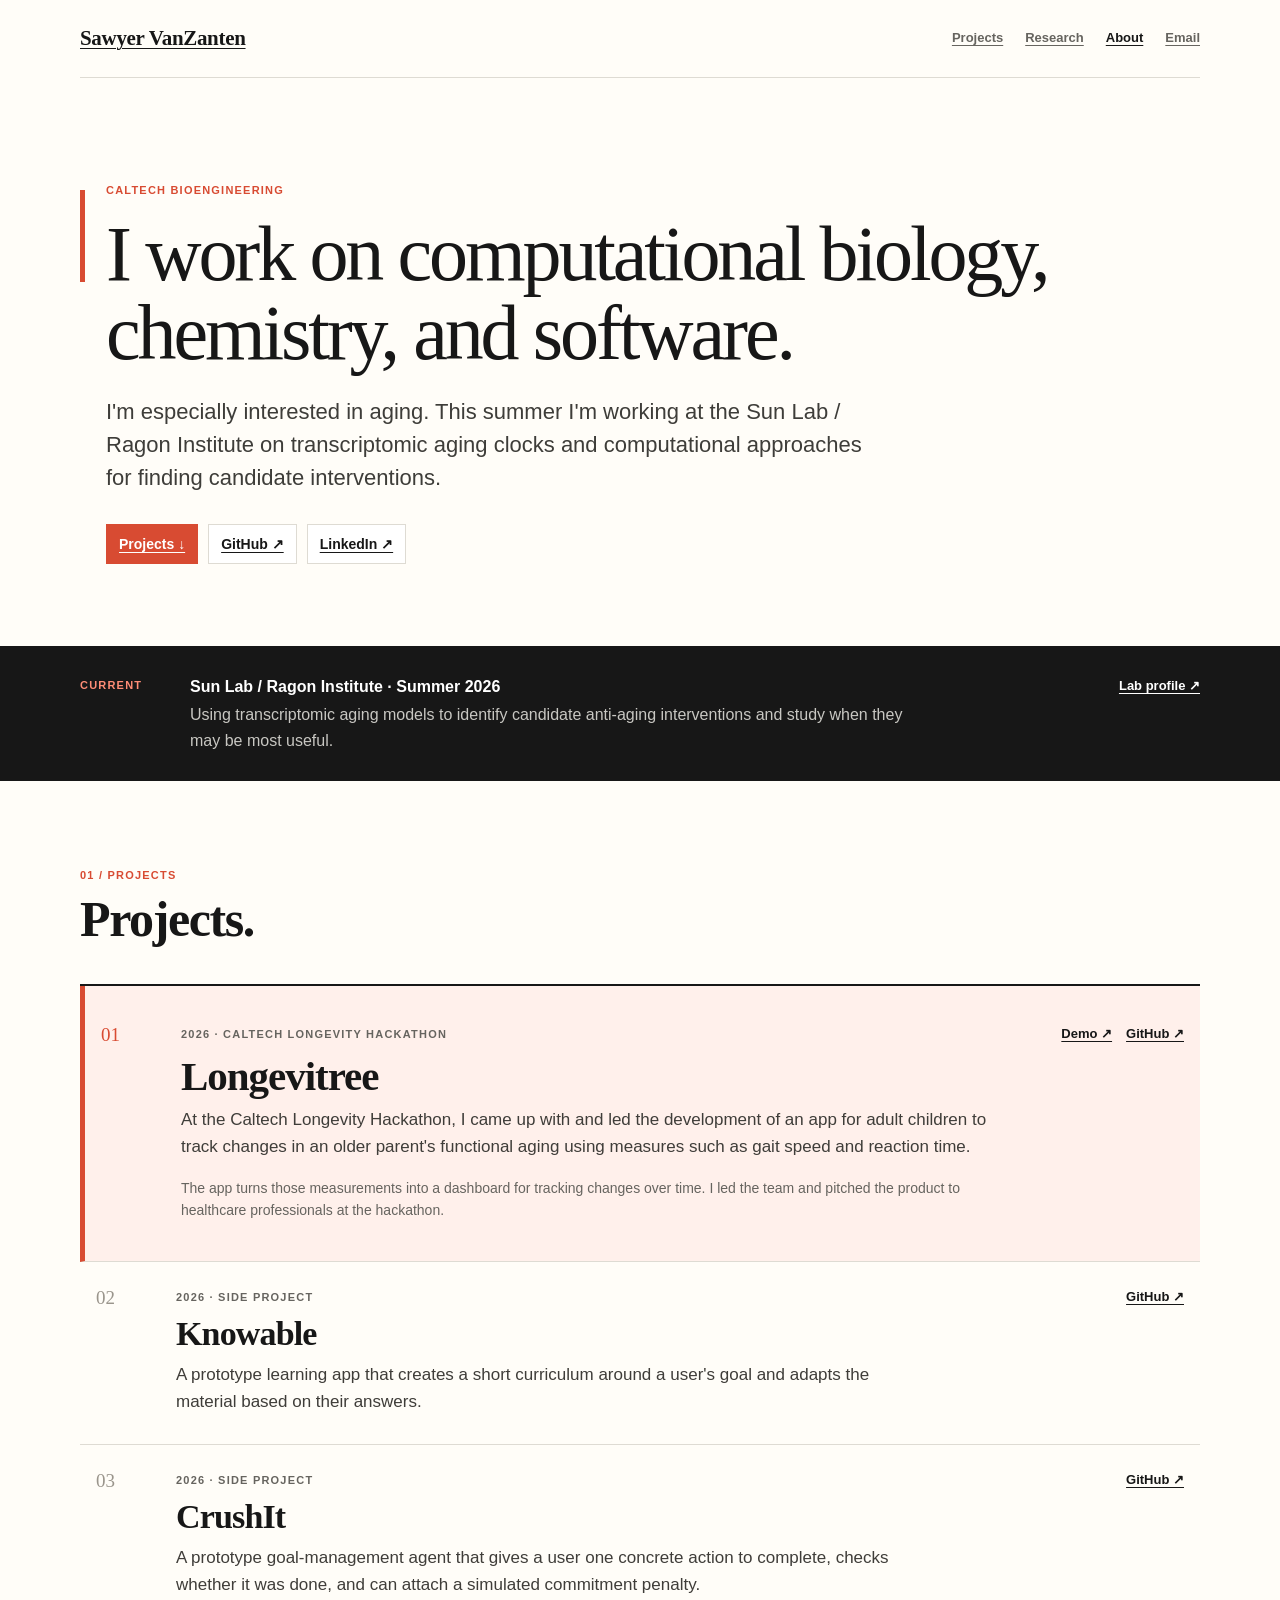
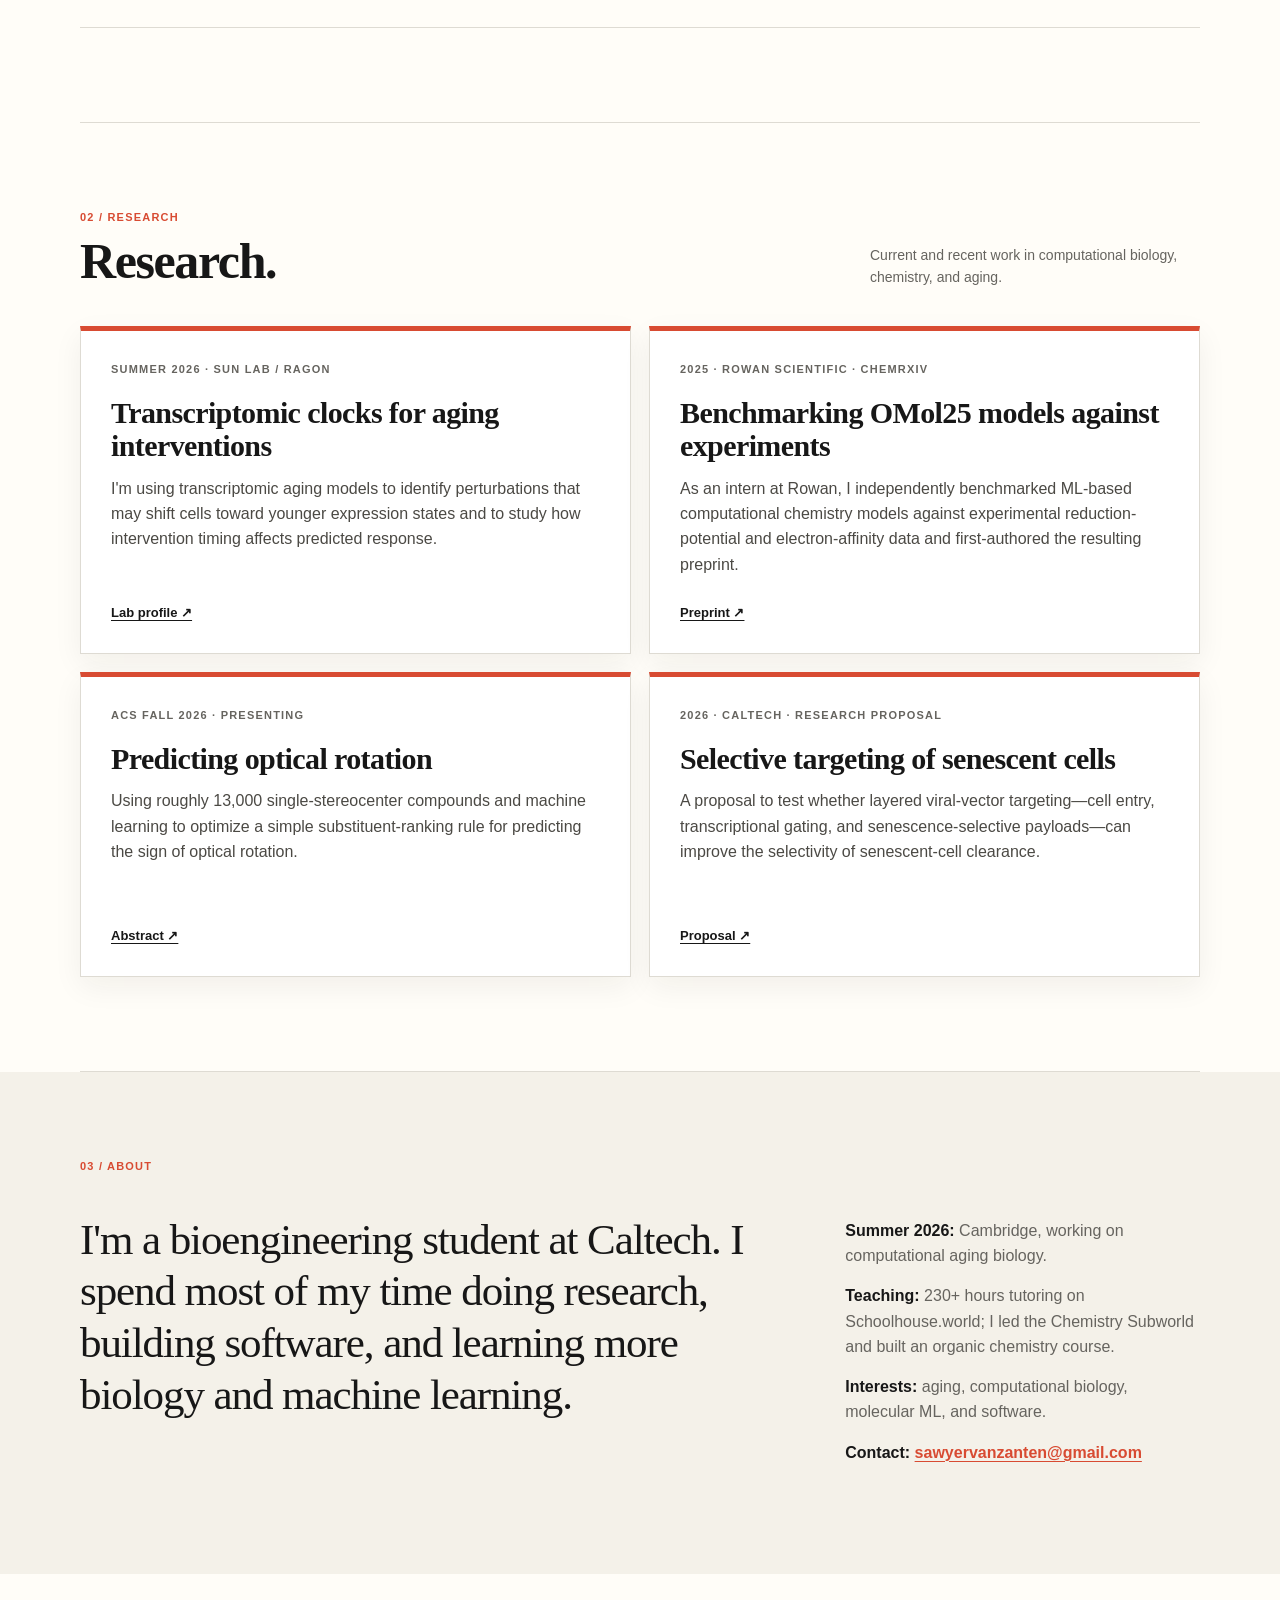
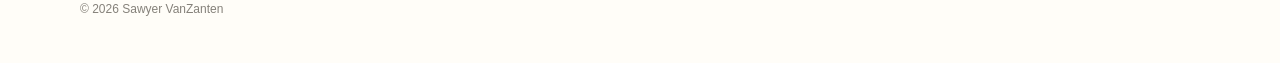
<file: index.html>
<!doctype html>
<html lang="en">
<head>
  <meta charset="utf-8" />
  <meta name="viewport" content="width=device-width, initial-scale=1" />
  <meta name="description" content="Sawyer VanZanten — bioengineering, computational biology, chemistry, and software." />
  <title>Sawyer VanZanten</title>
  <link rel="icon" href="favicon.svg" type="image/svg+xml" />
  <link rel="stylesheet" href="styles.css" />
  <script src="script.js" defer></script>
</head>
<body>
  <header class="site-header">
    <a class="name" href="#top">Sawyer VanZanten</a>
    <nav aria-label="Primary navigation">
      <a href="#projects">Projects</a>
      <a href="#research">Research</a>
      <a href="#about">About</a>
      <a href="mailto:sawyervanzanten@gmail.com">Email</a>
    </nav>
  </header>

  <main id="top">
    <section class="hero">
      <p class="eyebrow">CALTECH BIOENGINEERING</p>
      <h1>I work on computational biology, chemistry, and software.</h1>
      <p class="lede">I'm especially interested in aging. This summer I'm working at the Sun Lab / Ragon Institute on transcriptomic aging clocks and computational approaches for finding candidate interventions.</p>
      <div class="hero-links">
        <a class="primary-link" href="#projects">Projects ↓</a>
        <a href="https://github.com/recant" target="_blank" rel="noreferrer">GitHub ↗</a>
        <a href="https://www.linkedin.com/in/sawyer-vanzanten" target="_blank" rel="noreferrer">LinkedIn ↗</a>
      </div>
    </section>

    <section class="now-panel" aria-label="Current work">
      <div class="now-label">CURRENT</div>
      <div class="now-copy">
        <p class="now-title">Sun Lab / Ragon Institute · Summer 2026</p>
        <p>Using transcriptomic aging models to identify candidate anti-aging interventions and study when they may be most useful.</p>
      </div>
      <a href="https://sunlab.mit.edu/members/sawyer-vanzanten.html" target="_blank" rel="noreferrer">Lab profile ↗</a>
    </section>

    <section id="projects" class="section">
      <div class="section-head">
        <p class="section-kicker">01 / Projects</p>
        <h2>Projects.</h2>
      </div>

      <div class="work-list">
        <article class="work-card featured">
          <div class="work-index">01</div>
          <div class="work-main">
            <div class="work-topline">
              <p class="meta">2026 · Caltech Longevity Hackathon</p>
              <div class="links"><a href="https://longevityhackathontest.onrender.com/" target="_blank" rel="noreferrer">Demo ↗</a><a href="https://github.com/recant/longevityhackathon" target="_blank" rel="noreferrer">GitHub ↗</a></div>
            </div>
            <h3>Longevitree</h3>
            <p class="work-summary">At the Caltech Longevity Hackathon, I came up with and led the development of an app for adult children to track changes in an older parent's functional aging using measures such as gait speed and reaction time.</p>
            <p class="work-note">The app turns those measurements into a dashboard for tracking changes over time. I led the team and pitched the product to healthcare professionals at the hackathon.</p>
          </div>
        </article>

        <article class="work-card compact">
          <div class="work-index">02</div>
          <div class="work-main">
            <div class="work-topline">
              <p class="meta">2026 · Side project</p>
              <div class="links"><a href="https://github.com/recant/Knowable" target="_blank" rel="noreferrer">GitHub ↗</a></div>
            </div>
            <h3>Knowable</h3>
            <p class="work-summary">A prototype learning app that creates a short curriculum around a user's goal and adapts the material based on their answers.</p>
          </div>
        </article>

        <article class="work-card compact">
          <div class="work-index">03</div>
          <div class="work-main">
            <div class="work-topline">
              <p class="meta">2026 · Side project</p>
              <div class="links"><a href="https://github.com/recant/CrushIt" target="_blank" rel="noreferrer">GitHub ↗</a></div>
            </div>
            <h3>CrushIt</h3>
            <p class="work-summary">A prototype goal-management agent that gives a user one concrete action to complete, checks whether it was done, and can attach a simulated commitment penalty.</p>
          </div>
        </article>
      </div>
    </section>

    <section id="research" class="section">
      <div class="section-head split-head">
        <div>
          <p class="section-kicker">02 / Research</p>
          <h2>Research.</h2>
        </div>
        <p class="section-aside">Current and recent work in computational biology, chemistry, and aging.</p>
      </div>

      <div class="research-grid">
        <article class="research-card">
          <p class="meta">SUMMER 2026 · SUN LAB / RAGON</p>
          <h3>Transcriptomic clocks for aging interventions</h3>
          <p>I'm using transcriptomic aging models to identify perturbations that may shift cells toward younger expression states and to study how intervention timing affects predicted response.</p>
          <a href="https://sunlab.mit.edu/members/sawyer-vanzanten.html" target="_blank" rel="noreferrer">Lab profile ↗</a>
        </article>

        <article class="research-card">
          <p class="meta">2025 · ROWAN SCIENTIFIC · CHEMRXIV</p>
          <h3>Benchmarking OMol25 models against experiments</h3>
          <p>As an intern at Rowan, I independently benchmarked ML-based computational chemistry models against experimental reduction-potential and electron-affinity data and first-authored the resulting preprint.</p>
          <a href="https://doi.org/10.26434/chemrxiv-2025-3stpx" target="_blank" rel="noreferrer">Preprint ↗</a>
        </article>

        <article class="research-card">
          <p class="meta">ACS FALL 2026 · PRESENTING</p>
          <h3>Predicting optical rotation</h3>
          <p>Using roughly 13,000 single-stereocenter compounds and machine learning to optimize a simple substituent-ranking rule for predicting the sign of optical rotation.</p>
          <a href="https://docs.google.com/document/d/1gj6hJZGkeKxrxaBewzFp7AXgk-JntTfAGj2xWqQ45ts/edit?usp=sharing" target="_blank" rel="noreferrer">Abstract ↗</a>
        </article>

        <article class="research-card">
          <p class="meta">2026 · CALTECH · RESEARCH PROPOSAL</p>
          <h3>Selective targeting of senescent cells</h3>
          <p>A proposal to test whether layered viral-vector targeting—cell entry, transcriptional gating, and senescence-selective payloads—can improve the selectivity of senescent-cell clearance.</p>
          <a href="https://docs.google.com/document/d/1yONIsCsziop6arxNgFfb-FmM9GbEO5m2DiNGWUt1WTM/edit?usp=sharing" target="_blank" rel="noreferrer">Proposal ↗</a>
        </article>
      </div>
    </section>

    <section id="about" class="section about">
      <div class="section-head">
        <p class="section-kicker">03 / About</p>
      </div>
      <div class="about-grid">
        <p class="about-big">I'm a bioengineering student at Caltech. I spend most of my time doing research, building software, and learning more biology and machine learning.</p>
        <div class="about-small">
          <p><strong>Summer 2026:</strong> Cambridge, working on computational aging biology.</p>
          <p><strong>Teaching:</strong> 230+ hours tutoring on Schoolhouse.world; I led the Chemistry Subworld and built an organic chemistry course.</p>
          <p><strong>Interests:</strong> aging, computational biology, molecular ML, and software.</p>
          <p><strong>Contact:</strong> <a href="mailto:sawyervanzanten@gmail.com">sawyervanzanten@gmail.com</a></p>
        </div>
      </div>
    </section>
  </main>

  <footer>
    <span>© <span id="year"></span> Sawyer VanZanten</span>
  </footer>
</body>
</html>
</file>
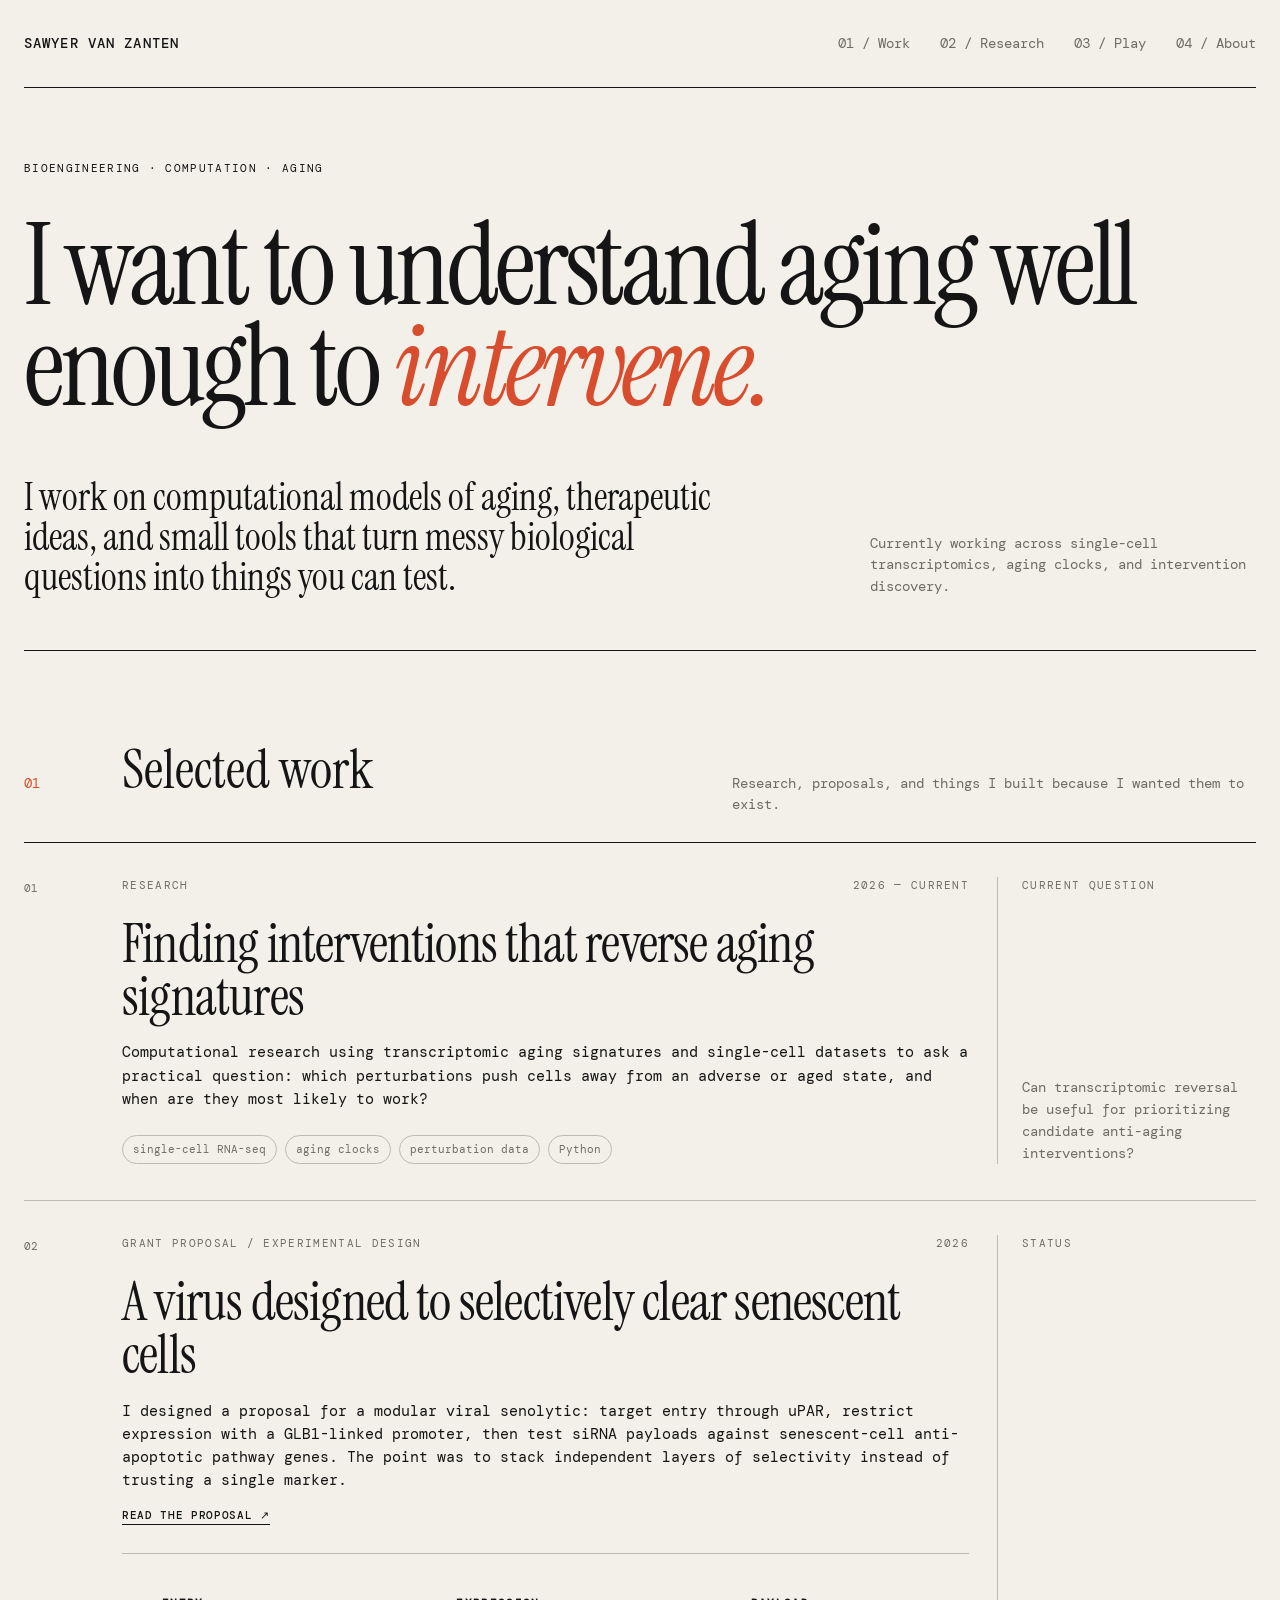
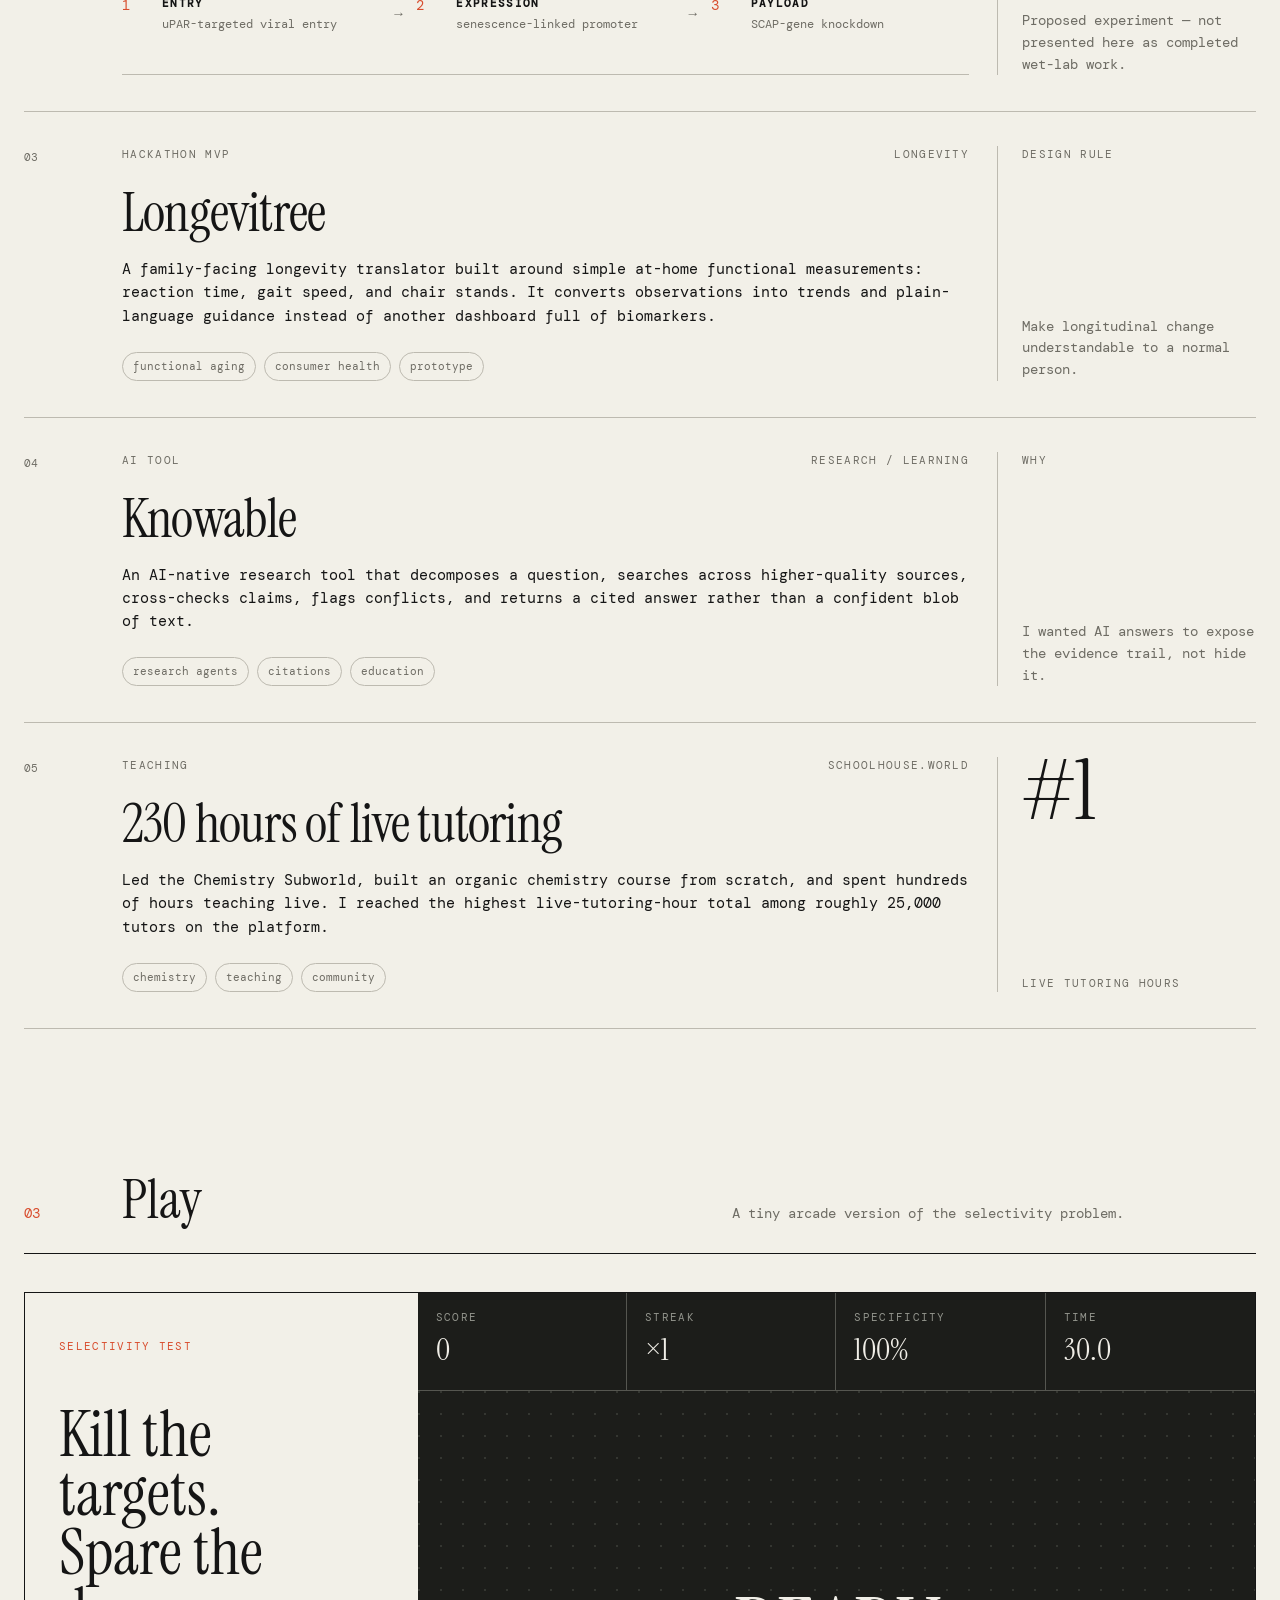
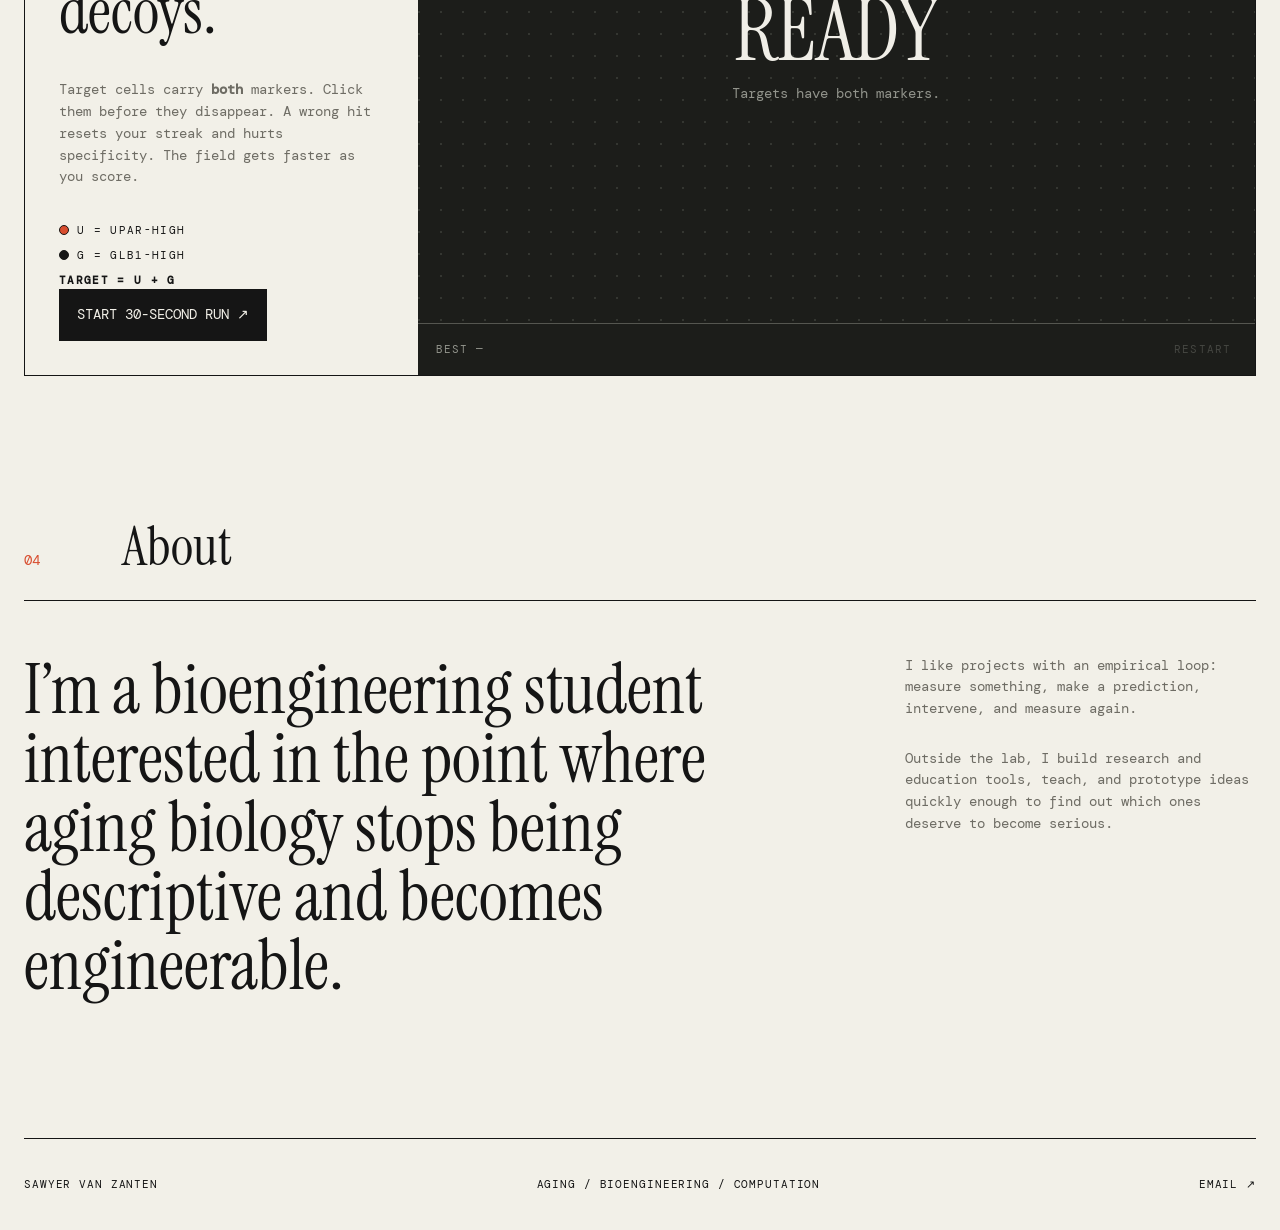
<file: public/index.html>
<!doctype html>
<html lang="en">
<head>
  <meta charset="utf-8" />
  <meta name="viewport" content="width=device-width, initial-scale=1" />
  <meta name="description" content="Sawyer Van Zanten — aging research, computational biology, and experimental projects." />
  <meta name="theme-color" content="#f2f0e8" />
  <title>Sawyer Van Zanten</title>
  <link rel="preconnect" href="https://fonts.googleapis.com" />
  <link rel="preconnect" href="https://fonts.gstatic.com" crossorigin />
  <link href="https://fonts.googleapis.com/css2?family=DM+Mono:wght@400;500&family=Instrument+Serif:ital@0;1&display=swap" rel="stylesheet" />
  <link rel="stylesheet" href="./styles.css" />
</head>
<body>
  <div class="page-shell">
    <header class="site-header">
      <a class="wordmark" href="#top">SAWYER VAN ZANTEN</a>
      <nav aria-label="Primary navigation">
        <a href="#work">01 / Work</a>
        <a href="#research">02 / Research</a>
        <a href="#play">03 / Play</a>
        <a href="#about">04 / About</a>
      </nav>
    </header>

    <main id="top">
      <section class="hero section-rule">
        <div class="hero-kicker">BIOENGINEERING · COMPUTATION · AGING</div>
        <h1>I want to understand aging well enough to <em>intervene.</em></h1>
        <div class="hero-bottom">
          <p class="lede">I work on computational models of aging, therapeutic ideas, and small tools that turn messy biological questions into things you can test.</p>
          <p class="side-note">Currently working across single-cell transcriptomics, aging clocks, and intervention discovery.</p>
        </div>
      </section>

      <section id="work" class="section-block">
        <div class="section-heading">
          <span>01</span>
          <h2>Selected work</h2>
          <p>Research, proposals, and things I built because I wanted them to exist.</p>
        </div>

        <div class="project-list">
          <article class="project featured">
            <div class="project-index">01</div>
            <div class="project-main">
              <div class="project-meta"><span>RESEARCH</span><span>2026 — CURRENT</span></div>
              <h3>Finding interventions that reverse aging signatures</h3>
              <p>Computational research using transcriptomic aging signatures and single-cell datasets to ask a practical question: which perturbations push cells away from an adverse or aged state, and when are they most likely to work?</p>
              <ul class="project-tags" aria-label="Project topics">
                <li>single-cell RNA-seq</li><li>aging clocks</li><li>perturbation data</li><li>Python</li>
              </ul>
            </div>
            <div class="project-aside">
              <div class="micro-label">CURRENT QUESTION</div>
              <p>Can transcriptomic reversal be useful for prioritizing candidate anti-aging interventions?</p>
            </div>
          </article>

          <article class="project" id="research">
            <div class="project-index">02</div>
            <div class="project-main">
              <div class="project-meta"><span>GRANT PROPOSAL / EXPERIMENTAL DESIGN</span><span>2026</span></div>
              <h3>A virus designed to selectively clear senescent cells</h3>
              <p>I designed a proposal for a modular viral senolytic: target entry through uPAR, restrict expression with a GLB1-linked promoter, then test siRNA payloads against senescent-cell anti-apoptotic pathway genes. The point was to stack independent layers of selectivity instead of trusting a single marker.</p>
              <a class="project-link" href="https://docs.google.com/document/d/1yONIsCsziop6arxNgFfb-FmM9GbEO5m2DiNGWUt1WTM/edit?usp=sharing" target="_blank" rel="noreferrer">READ THE PROPOSAL ↗</a>
              <div class="proposal-diagram" role="img" aria-label="Three layers of proposed selectivity: entry, expression, payload">
                <div><span>1</span><strong>ENTRY</strong><small>uPAR-targeted viral entry</small></div>
                <div class="diagram-arrow">→</div>
                <div><span>2</span><strong>EXPRESSION</strong><small>senescence-linked promoter</small></div>
                <div class="diagram-arrow">→</div>
                <div><span>3</span><strong>PAYLOAD</strong><small>SCAP-gene knockdown</small></div>
              </div>
            </div>
            <div class="project-aside">
              <div class="micro-label">STATUS</div>
              <p>Proposed experiment — not presented here as completed wet-lab work.</p>
            </div>
          </article>

          <article class="project">
            <div class="project-index">03</div>
            <div class="project-main">
              <div class="project-meta"><span>HACKATHON MVP</span><span>LONGEVITY</span></div>
              <h3>Longevitree</h3>
              <p>A family-facing longevity translator built around simple at-home functional measurements: reaction time, gait speed, and chair stands. It converts observations into trends and plain-language guidance instead of another dashboard full of biomarkers.</p>
              <ul class="project-tags"><li>functional aging</li><li>consumer health</li><li>prototype</li></ul>
            </div>
            <div class="project-aside">
              <div class="micro-label">DESIGN RULE</div>
              <p>Make longitudinal change understandable to a normal person.</p>
            </div>
          </article>

          <article class="project">
            <div class="project-index">04</div>
            <div class="project-main">
              <div class="project-meta"><span>AI TOOL</span><span>RESEARCH / LEARNING</span></div>
              <h3>Knowable</h3>
              <p>An AI-native research tool that decomposes a question, searches across higher-quality sources, cross-checks claims, flags conflicts, and returns a cited answer rather than a confident blob of text.</p>
              <ul class="project-tags"><li>research agents</li><li>citations</li><li>education</li></ul>
            </div>
            <div class="project-aside">
              <div class="micro-label">WHY</div>
              <p>I wanted AI answers to expose the evidence trail, not hide it.</p>
            </div>
          </article>

          <article class="project">
            <div class="project-index">05</div>
            <div class="project-main">
              <div class="project-meta"><span>TEACHING</span><span>SCHOOLHOUSE.WORLD</span></div>
              <h3>230 hours of live tutoring</h3>
              <p>Led the Chemistry Subworld, built an organic chemistry course from scratch, and spent hundreds of hours teaching live. I reached the highest live-tutoring-hour total among roughly 25,000 tutors on the platform.</p>
              <ul class="project-tags"><li>chemistry</li><li>teaching</li><li>community</li></ul>
            </div>
            <div class="project-aside">
              <div class="stat-big">#1</div>
              <div class="micro-label">LIVE TUTORING HOURS</div>
            </div>
          </article>
        </div>
      </section>

      <section id="play" class="section-block game-section">
        <div class="section-heading">
          <span>03</span>
          <h2>Play</h2>
          <p>A tiny arcade version of the selectivity problem.</p>
        </div>

        <div class="game-wrap">
          <div class="game-intro">
            <p class="game-title">SELECTIVITY TEST</p>
            <h3>Kill the targets.<br />Spare the decoys.</h3>
            <p>Target cells carry <strong>both</strong> markers. Click them before they disappear. A wrong hit resets your streak and hurts specificity. The field gets faster as you score.</p>
            <div class="marker-key">
              <span><i class="marker marker-u"></i> U = uPAR-high</span>
              <span><i class="marker marker-g"></i> G = GLB1-high</span>
              <span><b>Target = U + G</b></span>
            </div>
            <button class="start-button" id="start-game" type="button">START 30-SECOND RUN ↗</button>
          </div>

          <div class="arcade" id="arcade">
            <div class="hud">
              <div><span>SCORE</span><strong id="score">0</strong></div>
              <div><span>STREAK</span><strong id="streak">×1</strong></div>
              <div><span>SPECIFICITY</span><strong id="specificity">100%</strong></div>
              <div><span>TIME</span><strong id="time">30.0</strong></div>
            </div>
            <div class="arena" id="arena" aria-label="Selectivity mini game">
              <div class="game-message" id="game-message">
                <span>READY</span>
                <p>Targets have both markers.</p>
              </div>
            </div>
            <div class="game-footer">
              <span id="high-score">BEST —</span>
              <button id="restart-game" type="button" disabled>RESTART</button>
            </div>
          </div>
        </div>
      </section>

      <section id="about" class="section-block about-section">
        <div class="section-heading">
          <span>04</span>
          <h2>About</h2>
        </div>
        <div class="about-grid">
          <p class="about-large">I’m a bioengineering student interested in the point where aging biology stops being descriptive and becomes engineerable.</p>
          <div class="about-small">
            <p>I like projects with an empirical loop: measure something, make a prediction, intervene, and measure again.</p>
            <p>Outside the lab, I build research and education tools, teach, and prototype ideas quickly enough to find out which ones deserve to become serious.</p>
          </div>
        </div>
      </section>
    </main>

    <footer class="site-footer">
      <span>SAWYER VAN ZANTEN</span>
      <span>AGING / BIOENGINEERING / COMPUTATION</span>
      <a href="mailto:hello@sawyervanzanten.com">EMAIL ↗</a>
    </footer>
  </div>

  <script src="./app.js"></script>
</body>
</html>
</file>
<file: styles.css>
:root {
  --ink: #171717;
  --muted: #66645f;
  --line: #dedbd3;
  --paper: #fffdf8;
  --card: #ffffff;
  --soft: #f4f1e9;
  --accent: #d84b32;
  --accent-soft: #fff0eb;
  --max: 1120px;
}

* { box-sizing: border-box; }
html { scroll-behavior: smooth; }
body {
  margin: 0;
  color: var(--ink);
  background: var(--paper);
  font-family: Inter, ui-sans-serif, -apple-system, BlinkMacSystemFont, "Segoe UI", Helvetica, Arial, sans-serif;
  font-size: 16px;
  line-height: 1.58;
  -webkit-font-smoothing: antialiased;
}

a {
  color: inherit;
  text-decoration-thickness: 1px;
  text-underline-offset: 3px;
}
a:hover { color: var(--accent); }

.site-header {
  width: min(calc(100% - 48px), var(--max));
  margin: 0 auto;
  min-height: 78px;
  display: flex;
  align-items: center;
  justify-content: space-between;
  gap: 24px;
  border-bottom: 1px solid var(--line);
}

.name {
  font-family: Georgia, "Times New Roman", serif;
  font-size: 21px;
  font-weight: 700;
  letter-spacing: -.015em;
}

nav { display: flex; gap: 22px; align-items: center; }
nav a {
  color: var(--muted);
  font-size: 13px;
  font-weight: 600;
}
nav a.active, nav a:hover { color: var(--ink); }

main, footer {
  width: min(calc(100% - 48px), var(--max));
  margin: 0 auto;
}

.hero {
  position: relative;
  max-width: 1000px;
  padding: 104px 0 82px 26px;
}

.hero::before {
  content: "";
  position: absolute;
  left: 0;
  top: 112px;
  width: 5px;
  height: 92px;
  background: var(--accent);
}

.eyebrow, .section-kicker, .meta, .now-label {
  margin: 0;
  font-size: 11px;
  font-weight: 800;
  letter-spacing: .11em;
  text-transform: uppercase;
}

.eyebrow, .section-kicker { color: var(--accent); }

.hero h1 {
  margin: 16px 0 22px;
  max-width: 950px;
  font-family: Georgia, "Times New Roman", serif;
  font-size: clamp(50px, 6.8vw, 78px);
  line-height: 1.01;
  font-weight: 500;
  letter-spacing: -.04em;
}

.lede {
  max-width: 760px;
  margin: 0;
  color: #3e3d39;
  font-size: clamp(18px, 2.2vw, 22px);
  line-height: 1.5;
}

.hero-links {
  display: flex;
  flex-wrap: wrap;
  gap: 10px;
  margin-top: 30px;
  font-size: 14px;
}

.hero-links a {
  padding: 8px 12px;
  border: 1px solid var(--line);
  background: #fff;
  font-weight: 600;
}

.hero-links a:hover {
  border-color: var(--ink);
  color: var(--ink);
}

.hero-links .primary-link {
  border-color: var(--accent);
  background: var(--accent);
  color: #fff;
}

.hero-links .primary-link:hover {
  border-color: #b83b26;
  background: #b83b26;
  color: #fff;
}

.now-panel {
  display: grid;
  grid-template-columns: 86px 1fr auto;
  gap: 24px;
  align-items: start;
  margin: 0 calc(50% - 50vw);
  padding: 28px max(24px, calc((100vw - var(--max)) / 2));
  background: #171717;
  color: #fff;
}

.now-label { color: #ff8d76; padding-top: 3px; }
.now-copy p { margin: 0; }
.now-title { font-weight: 800; margin-bottom: 3px !important; }
.now-copy p:last-child { color: #c8c7c2; max-width: 720px; }
.now-panel > a {
  color: #fff;
  font-size: 13px;
  font-weight: 700;
  white-space: nowrap;
  padding-top: 2px;
}
.now-panel > a:hover { color: #ff8d76; }

.section {
  padding: 86px 0 94px;
  border-bottom: 1px solid var(--line);
}

.section-head { margin-bottom: 38px; }
.section-head h2 {
  max-width: 760px;
  margin: 9px 0 0;
  font-family: Georgia, "Times New Roman", serif;
  font-size: clamp(35px, 4.6vw, 50px);
  line-height: 1.06;
  font-weight: 600;
  letter-spacing: -.028em;
}

.split-head {
  display: grid;
  grid-template-columns: minmax(0, 1fr) 330px;
  gap: 56px;
  align-items: end;
}
.section-aside { margin: 0; color: var(--muted); font-size: 14px; }

.work-list { border-top: 2px solid var(--ink); }
.work-card {
  display: grid;
  grid-template-columns: 58px 1fr;
  gap: 22px;
  margin: 0;
  padding: 30px 16px 34px;
  border-bottom: 1px solid var(--line);
  transition: background .16s ease, transform .16s ease;
}

.work-card:hover {
  background: #fff;
  transform: translateX(4px);
}

.work-card.featured {
  padding-top: 38px;
  padding-bottom: 40px;
  background: var(--accent-soft);
  border-left: 5px solid var(--accent);
}

.work-card.featured:hover { background: #ffe7df; }

.work-index {
  color: #9a958c;
  font-family: Georgia, "Times New Roman", serif;
  font-size: 19px;
  line-height: 1.2;
}

.featured .work-index { color: var(--accent); }

.work-topline {
  display: flex;
  align-items: baseline;
  justify-content: space-between;
  gap: 24px;
}

.meta { color: var(--muted); }
.links { display: flex; gap: 14px; flex-wrap: wrap; font-size: 13px; }
.links a {
  color: var(--ink);
  font-weight: 700;
  text-decoration: underline;
}
.links a:hover { color: var(--accent); }

.work-card h3 {
  margin: 9px 0 9px;
  font-family: Georgia, "Times New Roman", serif;
  font-size: clamp(29px, 3.7vw, 41px);
  line-height: 1.08;
  font-weight: 600;
  letter-spacing: -.025em;
}

.work-summary {
  max-width: 820px;
  margin: 0;
  color: #3f3d39;
  font-size: 17px;
}

.work-note {
  max-width: 820px;
  margin: 16px 0 0;
  padding: 0;
  background: none;
  color: var(--muted);
  font-size: 14px;
}

.compact {
  padding-top: 25px;
  padding-bottom: 28px;
}
.compact .work-summary { max-width: 720px; }
.compact h3 { font-size: clamp(26px, 3vw, 34px); }

.research-grid {
  display: grid;
  grid-template-columns: repeat(2, minmax(0, 1fr));
  gap: 18px;
}

.research-card {
  min-height: 305px;
  display: flex;
  flex-direction: column;
  padding: 30px;
  border: 1px solid var(--line);
  border-top: 5px solid var(--accent);
  background: var(--card);
  box-shadow: 0 10px 28px rgba(40, 31, 20, .06);
  transition: transform .16s ease, box-shadow .16s ease;
}

.research-card:hover {
  transform: translateY(-3px);
  box-shadow: 0 14px 34px rgba(40, 31, 20, .10);
}

.research-card h3 {
  margin: 17px 0 13px;
  font-family: Georgia, "Times New Roman", serif;
  font-size: 30px;
  line-height: 1.12;
  font-weight: 600;
  letter-spacing: -.02em;
}

.research-card > p:not(.meta) { margin: 0; color: #4b4944; }
.research-card > a {
  margin-top: auto;
  padding-top: 26px;
  color: var(--ink);
  font-size: 13px;
  font-weight: 700;
  text-decoration: underline;
}
.research-card > a:hover { color: var(--accent); }

.about {
  margin: 0 calc(50% - 50vw);
  padding-left: max(24px, calc((100vw - var(--max)) / 2));
  padding-right: max(24px, calc((100vw - var(--max)) / 2));
  background: var(--soft);
  border-bottom: 0;
}

.about-grid {
  display: grid;
  grid-template-columns: minmax(0, 1.55fr) minmax(260px, .8fr);
  gap: 78px;
  align-items: start;
}

.about-big {
  margin: 0;
  font-family: Georgia, "Times New Roman", serif;
  font-size: clamp(29px, 4vw, 43px);
  line-height: 1.2;
  font-weight: 500;
  letter-spacing: -.025em;
}

.about-small { padding-top: 4px; }
.about-small p { margin: 0 0 15px; color: var(--muted); }
.about-small strong { color: var(--ink); }
.about-small a { color: var(--accent); font-weight: 700; }

footer {
  display: flex;
  justify-content: space-between;
  gap: 24px;
  padding: 26px 0 44px;
  color: #85817a;
  font-size: 12px;
}

.hero, .work-card, .research-card {
  animation: enter .45s ease both;
}
.work-card:nth-child(2) { animation-delay: .03s; }
.work-card:nth-child(3) { animation-delay: .06s; }
.work-card:nth-child(4) { animation-delay: .09s; }
.work-card:nth-child(5) { animation-delay: .12s; }

@keyframes enter {
  from { opacity: 0; transform: translateY(8px); }
  to { opacity: 1; transform: translateY(0); }
}

@media (prefers-reduced-motion: reduce) {
  html { scroll-behavior: auto; }
  .hero, .work-card, .research-card { animation: none; transition: none; }
}

@media (max-width: 760px) {
  .site-header, main, footer { width: min(calc(100% - 30px), var(--max)); }
  .site-header { min-height: 68px; }
  nav { gap: 13px; }
  nav a:nth-child(2) { display: none; }

  .hero {
    padding: 70px 0 58px 18px;
  }
  .hero::before {
    top: 78px;
    height: 72px;
    width: 4px;
  }
  .hero h1 { font-size: 47px; }
  .hero-links { gap: 8px; }

  .now-panel {
    grid-template-columns: 1fr;
    gap: 8px;
    margin: 0 calc(50% - 50vw);
    padding: 24px 15px;
  }
  .now-panel > a { padding-top: 4px; }

  .section { padding: 64px 0 68px; }
  .split-head { grid-template-columns: 1fr; gap: 20px; }

  .work-card {
    grid-template-columns: 30px 1fr;
    gap: 8px;
    padding-left: 4px;
    padding-right: 4px;
  }
  .work-card.featured {
    padding-left: 10px;
  }
  .work-card:hover { transform: none; }
  .work-topline { display: block; }
  .links { margin-top: 7px; }

  .research-grid, .about-grid { grid-template-columns: 1fr; }
  .research-card { min-height: 0; }
  .research-card:hover { transform: none; }

  .about {
    margin: 0 calc(50% - 50vw);
    padding-left: 15px;
    padding-right: 15px;
  }
  .about-grid { gap: 30px; }
  footer { flex-direction: column; gap: 4px; }
}
</file>
<file: public/styles.css>
:root {
  --paper: #f2f0e8;
  --ink: #151515;
  --muted: #6e6c64;
  --rule: #bdbab0;
  --accent: #d84d2e;
  --soft: #e7e4da;
  --dark: #1c1d1a;
}

* { box-sizing: border-box; }
html { scroll-behavior: smooth; }
body {
  margin: 0;
  background: var(--paper);
  color: var(--ink);
  font-family: "DM Mono", ui-monospace, SFMono-Regular, Menlo, Consolas, monospace;
  font-size: 14px;
  line-height: 1.55;
}
button, a { font: inherit; }
a { color: inherit; }
button { color: inherit; }
::selection { background: var(--ink); color: var(--paper); }

.page-shell { width: min(1500px, calc(100% - 48px)); margin: 0 auto; }
.site-header {
  min-height: 88px;
  display: flex;
  align-items: center;
  justify-content: space-between;
  border-bottom: 1px solid var(--ink);
  gap: 24px;
}
.wordmark { text-decoration: none; font-weight: 500; letter-spacing: .08em; }
nav { display: flex; gap: 30px; }
nav a { text-decoration: none; color: var(--muted); transition: color .15s ease; }
nav a:hover { color: var(--ink); }

.hero { padding: 72px 0 52px; border-bottom: 1px solid var(--ink); }
.hero-kicker, .micro-label, .project-meta, .marker-key, .hud span, .game-title {
  font-size: 11px;
  letter-spacing: .12em;
  text-transform: uppercase;
}
.hero h1 {
  margin: 38px 0 60px;
  max-width: 1220px;
  font-family: "Instrument Serif", Georgia, serif;
  font-size: clamp(62px, 9vw, 142px);
  line-height: .88;
  letter-spacing: -.035em;
  font-weight: 400;
}
.hero h1 em { color: var(--accent); font-weight: 400; }
.hero-bottom { display: grid; grid-template-columns: minmax(0, 1.3fr) minmax(260px, .7fr); gap: 10vw; align-items: end; }
.lede { font-family: "Instrument Serif", Georgia, serif; font-size: clamp(26px, 3vw, 42px); line-height: 1.04; max-width: 820px; margin: 0; }
.side-note { margin: 0; color: var(--muted); max-width: 430px; }

.section-block { padding: 92px 0 28px; }
.section-heading {
  display: grid;
  grid-template-columns: 70px minmax(220px, 1fr) minmax(280px, .9fr);
  gap: 28px;
  align-items: baseline;
  padding-bottom: 26px;
  border-bottom: 1px solid var(--ink);
}
.section-heading > span { color: var(--accent); }
.section-heading h2 { margin: 0; font-family: "Instrument Serif", Georgia, serif; font-size: 54px; line-height: 1; font-weight: 400; }
.section-heading p { margin: 0; color: var(--muted); max-width: 520px; }

.project { display: grid; grid-template-columns: 70px minmax(0, 1.8fr) minmax(230px, .55fr); gap: 28px; padding: 34px 0 36px; border-bottom: 1px solid var(--rule); }
.project-index { font-size: 11px; color: var(--muted); padding-top: 3px; }
.project-meta { display: flex; justify-content: space-between; color: var(--muted); gap: 16px; }
.project h3 { font-family: "Instrument Serif", Georgia, serif; font-size: clamp(34px, 4.2vw, 64px); line-height: .98; font-weight: 400; letter-spacing: -.015em; margin: 24px 0 18px; }
.project-main > p { max-width: 860px; margin: 0; font-size: 15px; }
.project-aside { border-left: 1px solid var(--rule); padding-left: 24px; color: var(--muted); display: flex; flex-direction: column; justify-content: space-between; gap: 16px; }
.project-aside p { margin: 0; }
.project-tags { list-style: none; display: flex; flex-wrap: wrap; gap: 8px; padding: 0; margin: 24px 0 0; }
.project-tags li { border: 1px solid var(--rule); border-radius: 999px; padding: 5px 10px; color: var(--muted); font-size: 11px; }
.stat-big { font-family: "Instrument Serif", Georgia, serif; color: var(--ink); font-size: 84px; line-height: .8; }

.project-link {
  display: inline-block;
  margin-top: 14px;
  font-size: 11px;
  font-weight: 500;
  letter-spacing: .06em;
  text-decoration: none;
  border-bottom: 1px solid currentColor;
}
.project-link:hover { color: var(--accent); }

.proposal-diagram { display: grid; grid-template-columns: 1fr 36px 1fr 36px 1fr; align-items: center; margin-top: 28px; border-top: 1px solid var(--rule); border-bottom: 1px solid var(--rule); }
.proposal-diagram > div:not(.diagram-arrow) { min-height: 120px; padding: 18px 0; display: grid; grid-template-columns: 28px 1fr; grid-template-rows: auto auto; align-content: center; gap: 3px 12px; }
.proposal-diagram span { grid-row: 1 / 3; color: var(--accent); }
.proposal-diagram strong { font-size: 11px; letter-spacing: .12em; }
.proposal-diagram small { color: var(--muted); }
.diagram-arrow { color: var(--muted); text-align: center; }

.game-section { padding-top: 116px; }
.game-wrap { display: grid; grid-template-columns: minmax(300px, .75fr) minmax(520px, 1.6fr); margin-top: 38px; border: 1px solid var(--ink); min-height: 620px; }
.game-intro { padding: 34px; display: flex; flex-direction: column; align-items: flex-start; }
.game-title { color: var(--accent); }
.game-intro h3 { font-family: "Instrument Serif", Georgia, serif; font-size: clamp(48px, 5vw, 76px); font-weight: 400; line-height: .92; margin: 40px 0 24px; }
.game-intro > p:not(.game-title) { color: var(--muted); max-width: 560px; }
.marker-key { display: grid; gap: 8px; margin-top: 20px; }
.marker-key span { display: flex; align-items: center; gap: 8px; }
.marker { width: 10px; height: 10px; border-radius: 50%; display: inline-block; border: 1px solid var(--ink); }
.marker-u { background: var(--accent); }
.marker-g { background: var(--ink); }
.start-button { margin-top: auto; border: 0; background: var(--ink); color: var(--paper); padding: 15px 18px; cursor: pointer; transition: transform .15s ease, background .15s ease; }
.start-button:hover { background: var(--accent); transform: translateY(-2px); }

.arcade { background: var(--dark); color: #f0eee7; min-width: 0; display: grid; grid-template-rows: auto 1fr auto; }
.hud { display: grid; grid-template-columns: repeat(4, 1fr); border-bottom: 1px solid #555650; }
.hud > div { padding: 16px 18px; border-right: 1px solid #555650; }
.hud > div:last-child { border-right: 0; }
.hud span { color: #92948c; display: block; }
.hud strong { font-family: "Instrument Serif", Georgia, serif; font-size: 31px; font-weight: 400; }
.arena { position: relative; overflow: hidden; min-height: 500px; background-image: radial-gradient(circle at 1px 1px, #343631 1px, transparent 0); background-size: 22px 22px; }
.game-message { position: absolute; inset: 0; display: grid; place-content: center; text-align: center; z-index: 2; pointer-events: none; }
.game-message span { font-family: "Instrument Serif", Georgia, serif; font-size: 86px; line-height: .85; }
.game-message p { color: #92948c; }
.game-message.hidden { display: none; }
.cell {
  --size: 70px;
  position: absolute;
  width: var(--size);
  height: var(--size);
  transform: translate(-50%, -50%);
  border-radius: 48% 52% 45% 55%;
  border: 1px solid #73756d;
  background: #2b2d29;
  cursor: crosshair;
  display: grid;
  place-items: center;
  transition: opacity .12s ease, transform .12s ease, background .12s ease;
  animation: wobble 1.8s ease-in-out infinite alternate;
}
.cell:hover { background: #3a3c37; }
.cell.target { border-color: #d7d6cd; box-shadow: inset 0 0 0 1px #4d4f49; }
.cell.hit { opacity: 0; transform: translate(-50%, -50%) scale(1.45); }
.cell.miss { background: #743826; }
.cell-markers { display: flex; gap: 5px; }
.cell-badge { width: 22px; height: 22px; border-radius: 50%; border: 1px solid #777970; display: grid; place-items: center; font-size: 9px; color: #8f9188; }
.cell-badge.on.u { border-color: #e26646; color: #fff; background: #b94428; }
.cell-badge.on.g { border-color: #e0dfd7; color: #171815; background: #e0dfd7; }
.cell-age { position: absolute; font-size: 9px; color: #7d7f77; bottom: -17px; white-space: nowrap; }
.float-score { position: absolute; transform: translate(-50%, -50%); pointer-events: none; font-weight: 500; z-index: 3; animation: scoreFly .55s ease forwards; }
.float-score.good { color: #f1efe6; }
.float-score.bad { color: #ff835f; }
.game-footer { min-height: 52px; border-top: 1px solid #555650; display: flex; align-items: center; justify-content: space-between; padding: 0 18px; font-size: 11px; letter-spacing: .1em; color: #92948c; }
.game-footer button { border: 0; background: transparent; color: inherit; cursor: pointer; letter-spacing: .1em; }
.game-footer button:not(:disabled):hover { color: #fff; }
.game-footer button:disabled { opacity: .35; cursor: default; }

.about-section { padding-top: 116px; }
.about-grid { display: grid; grid-template-columns: 1.5fr .7fr; gap: 10vw; padding: 54px 0 110px; }
.about-large { font-family: "Instrument Serif", Georgia, serif; font-size: clamp(42px, 5.5vw, 78px); line-height: .98; margin: 0; max-width: 900px; }
.about-small { color: var(--muted); max-width: 480px; }
.about-small p { margin: 0 0 28px; }
.site-footer { border-top: 1px solid var(--ink); min-height: 92px; display: flex; align-items: center; justify-content: space-between; gap: 24px; font-size: 11px; letter-spacing: .08em; }
.site-footer a { text-decoration: none; }

@keyframes wobble {
  from { border-radius: 46% 54% 50% 50%; }
  to { border-radius: 55% 45% 43% 57%; }
}
@keyframes scoreFly {
  0% { opacity: 1; transform: translate(-50%, -50%) translateY(0); }
  100% { opacity: 0; transform: translate(-50%, -50%) translateY(-28px); }
}

@media (max-width: 900px) {
  .page-shell { width: min(100% - 28px, 1500px); }
  .site-header { align-items: flex-start; padding: 18px 0; }
  nav { display: grid; gap: 4px; }
  .hero { padding-top: 48px; }
  .hero-bottom, .section-heading, .project, .game-wrap, .about-grid { grid-template-columns: 1fr; }
  .section-heading { gap: 12px; }
  .section-heading > span { display: none; }
  .project { gap: 12px; }
  .project-index { display: none; }
  .project-aside { border-left: 0; border-top: 1px solid var(--rule); padding: 18px 0 0; }
  .proposal-diagram { grid-template-columns: 1fr; }
  .diagram-arrow { transform: rotate(90deg); padding: 4px 0; }
  .game-wrap { min-height: unset; }
  .game-intro { min-height: 500px; }
  .arcade { min-height: 620px; }
  .about-grid { gap: 36px; }
  .site-footer { align-items: flex-start; flex-direction: column; padding: 22px 0; }
}

@media (max-width: 560px) {
  body { font-size: 13px; }
  .wordmark { max-width: 120px; }
  nav a { font-size: 10px; }
  .hero h1 { font-size: 63px; }
  .project-meta { flex-direction: column; gap: 2px; }
  .hud { grid-template-columns: repeat(2, 1fr); }
  .hud > div:nth-child(2) { border-right: 0; }
  .hud > div:nth-child(-n+2) { border-bottom: 1px solid #555650; }
  .arena { min-height: 460px; }
}

@media (prefers-reduced-motion: reduce) {
  * { scroll-behavior: auto !important; animation: none !important; transition: none !important; }
}
</file>
